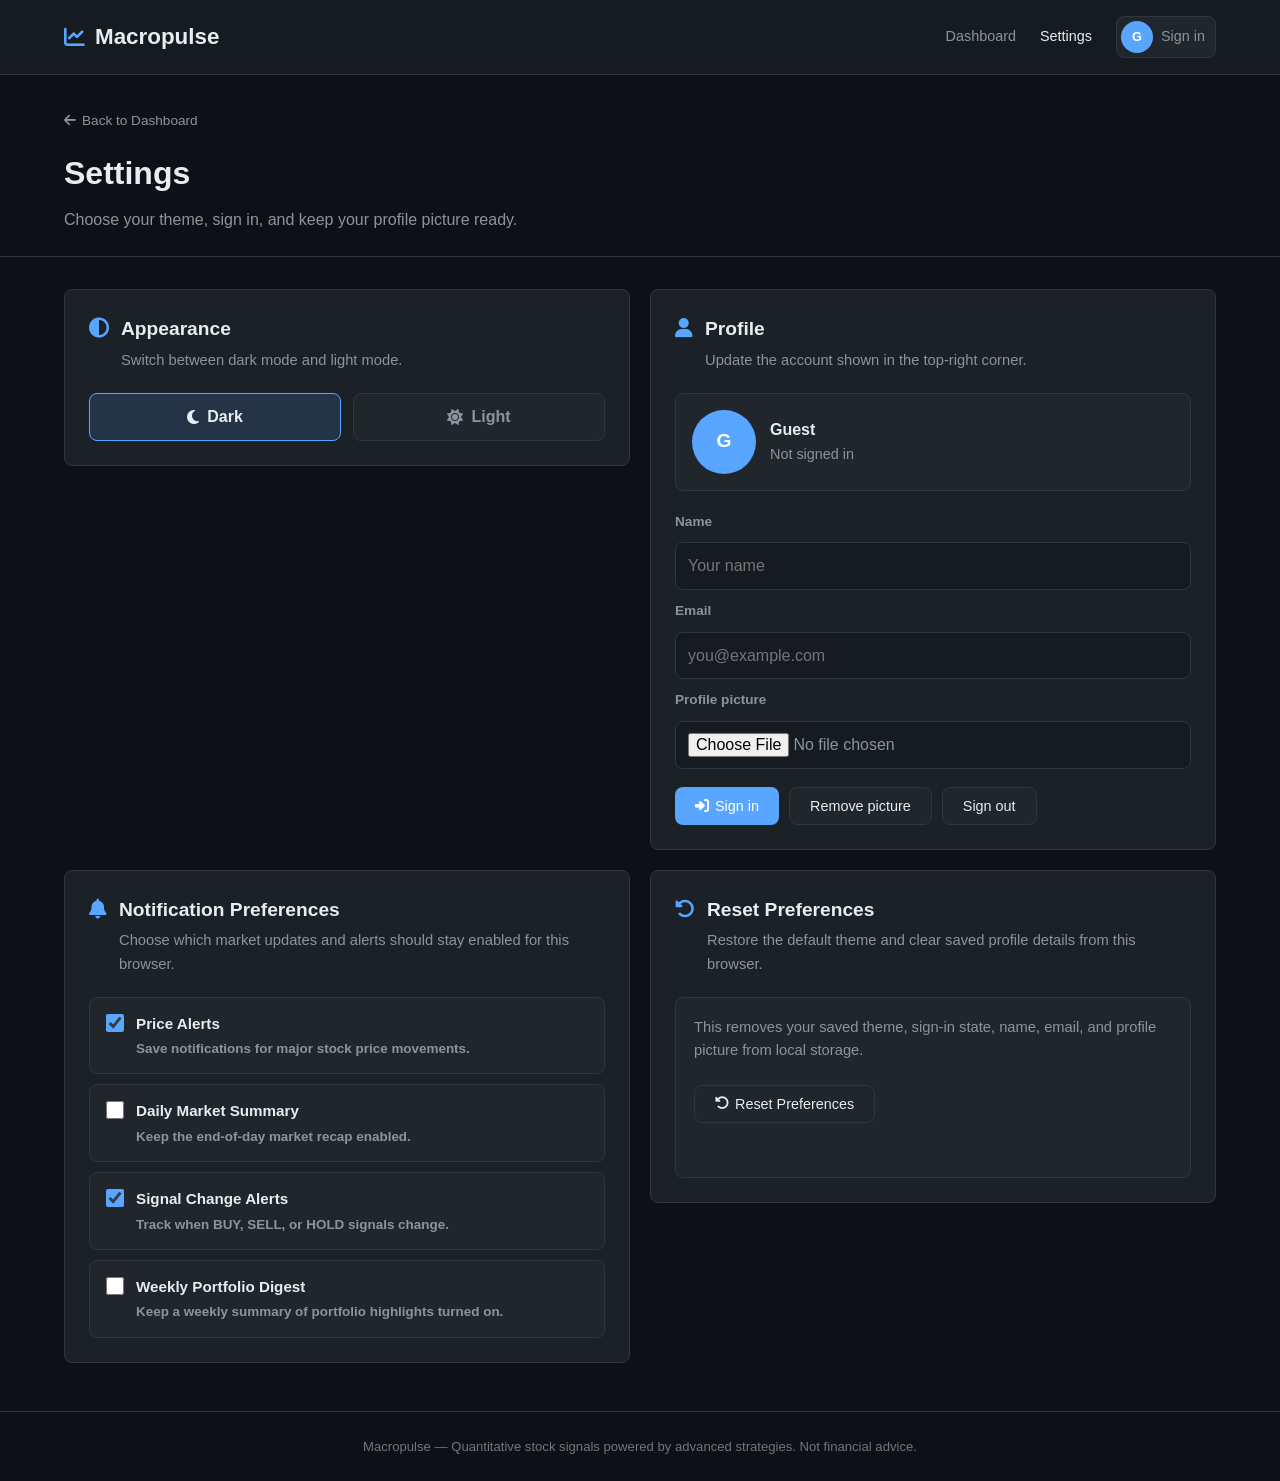
<file: frontend/settings.html>
<!DOCTYPE html>
<html lang="en">
<head>
    <meta charset="UTF-8">
    <meta name="viewport" content="width=device-width, initial-scale=1.0">
    <title>Settings - Macropulse</title>
    <script>
        try {
            const prefs = JSON.parse(localStorage.getItem("macropulsePreferences") || "{}");
            document.documentElement.setAttribute("data-theme", prefs.theme || "dark");
        } catch {
            document.documentElement.setAttribute("data-theme", "dark");
        }
    </script>
    <link rel="stylesheet" href="css/style.css">
    <link rel="stylesheet" href="https://cdnjs.cloudflare.com/ajax/libs/font-awesome/6.5.1/css/all.min.css">
</head>
<body>
    <nav class="navbar">
        <div class="container">
            <a href="index.html" class="navbar-brand">
                <i class="fa-solid fa-chart-line"></i>
                Macropulse
            </a>
            <div class="navbar-links">
                <a href="index.html">Dashboard</a>
                <a href="settings.html" class="active">Settings</a>
                <a href="settings.html" class="profile-button" data-profile-button aria-label="Open settings">
                    <span class="profile-avatar">
                        <img data-profile-image alt="Profile picture" hidden>
                        <span data-profile-initials>G</span>
                    </span>
                    <span data-profile-status>Sign in</span>
                </a>
            </div>
        </div>
    </nav>

    <main class="settings-page">
        <section class="settings-hero">
            <div class="container">
                <a href="index.html" class="back-link">
                    <i class="fa-solid fa-arrow-left"></i> Back to Dashboard
                </a>
                <h1>Settings</h1>
                <p>Choose your theme, sign in, and keep your profile picture ready.</p>
            </div>
        </section>

        <section class="container settings-grid">
            <div class="settings-panel">
                <div class="settings-panel-header">
                    <i class="fa-solid fa-circle-half-stroke"></i>
                    <div>
                        <h2>Appearance</h2>
                        <p>Switch between dark mode and light mode.</p>
                    </div>
                </div>

                <div class="theme-toggle" role="group" aria-label="Theme mode">
                    <button type="button" class="theme-option" data-theme-option="dark">
                        <i class="fa-solid fa-moon"></i>
                        Dark
                    </button>
                    <button type="button" class="theme-option" data-theme-option="light">
                        <i class="fa-solid fa-sun"></i>
                        Light
                    </button>
                </div>
            </div>

            <div class="settings-panel">
                <div class="settings-panel-header">
                    <i class="fa-solid fa-user"></i>
                    <div>
                        <h2>Profile</h2>
                        <p>Update the account shown in the top-right corner.</p>
                    </div>
                </div>

                <div class="profile-preview">
                    <span class="profile-avatar profile-avatar-lg">
                        <img id="profile-preview-image" alt="Profile picture preview" hidden>
                        <span id="profile-preview-initials">G</span>
                    </span>
                    <div>
                        <div class="profile-preview-name" id="profile-preview-name">Guest</div>
                        <div class="profile-preview-email" id="profile-preview-email">Not signed in</div>
                    </div>
                </div>

                <form class="settings-form" id="profile-form">
                    <label for="profile-name">Name</label>
                    <input type="text" id="profile-name" placeholder="Your name" autocomplete="name">

                    <label for="profile-email">Email</label>
                    <input type="email" id="profile-email" placeholder="you@example.com" autocomplete="email">

                    <label for="profile-image-input">Profile picture</label>
                    <input type="file" id="profile-image-input" accept="image/*">

                    <div class="settings-actions">
                        <button type="submit" class="btn btn-primary">
                            <i class="fa-solid fa-right-to-bracket"></i>
                            Sign in
                        </button>
                        <button type="button" class="btn btn-secondary" id="clear-profile-image">
                            Remove picture
                        </button>
                        <button type="button" class="btn btn-secondary" id="sign-out">
                            Sign out
                        </button>
                    </div>
                </form>
            </div>

            <div class="settings-panel">
                <div class="settings-panel-header">
                    <i class="fa-solid fa-bell"></i>
                    <div>
                        <h2>Notification Preferences</h2>
                        <p>Choose which market updates and alerts should stay enabled for this browser.</p>
                    </div>
                </div>

                <form class="settings-form" id="notification-form">
                    <label class="preference-toggle">
                        <input type="checkbox" id="price-alerts">
                        <span>
                            <strong>Price Alerts</strong>
                            <small>Save notifications for major stock price movements.</small>
                        </span>
                    </label>

                    <label class="preference-toggle">
                        <input type="checkbox" id="daily-summary">
                        <span>
                            <strong>Daily Market Summary</strong>
                            <small>Keep the end-of-day market recap enabled.</small>
                        </span>
                    </label>

                    <label class="preference-toggle">
                        <input type="checkbox" id="signal-alerts">
                        <span>
                            <strong>Signal Change Alerts</strong>
                            <small>Track when BUY, SELL, or HOLD signals change.</small>
                        </span>
                    </label>

                    <label class="preference-toggle">
                        <input type="checkbox" id="weekly-digest">
                        <span>
                            <strong>Weekly Portfolio Digest</strong>
                            <small>Keep a weekly summary of portfolio highlights turned on.</small>
                        </span>
                    </label>
                </form>
            </div>

            <div class="settings-panel">
                <div class="settings-panel-header">
                    <i class="fa-solid fa-rotate-left"></i>
                    <div>
                        <h2>Reset Preferences</h2>
                        <p>Restore the default theme and clear saved profile details from this browser.</p>
                    </div>
                </div>

                <div class="reset-preferences-card">
                    <p>
                        This removes your saved theme, sign-in state, name, email, and profile picture
                        from local storage.
                    </p>
                    <div class="settings-actions">
                        <button type="button" class="btn btn-secondary" id="reset-preferences">
                            <i class="fa-solid fa-rotate-left"></i>
                            Reset Preferences
                        </button>
                    </div>
                    <p class="settings-feedback" id="reset-feedback" role="status" aria-live="polite"></p>
                </div>
            </div>
        </section>
    </main>

    <footer class="footer">
        <div class="container">
            Macropulse &mdash; Quantitative stock signals powered by advanced strategies.
            Not financial advice.
        </div>
    </footer>

    <script src="js/preferences.js"></script>
    <script src="js/settings.js"></script>
</body>
</html>
</file>
<file: frontend/css/style.css>
/* ===== CSS Variables / Design System ===== */
:root {
    --bg-primary: #0d1117;
    --bg-secondary: #161b22;
    --bg-tertiary: #21262d;
    --bg-card: #1c2128;
    --border: #30363d;
    --text-primary: #e6edf3;
    --text-secondary: #8b949e;
    --text-muted: #6e7681;
    --accent-blue: #58a6ff;
    --accent-green: #3fb950;
    --accent-red: #f85149;
    --accent-yellow: #d29922;
    --accent-purple: #bc8cff;
    --buy-bg: rgba(63, 185, 80, 0.12);
    --sell-bg: rgba(248, 81, 73, 0.12);
    --hold-bg: rgba(210, 153, 34, 0.12);
    --shadow: 0 3px 12px rgba(0, 0, 0, 0.4);
    --radius: 8px;
    --radius-lg: 12px;
    --transition: 0.2s ease;
    --font: -apple-system, BlinkMacSystemFont, "Segoe UI", Roboto, Helvetica, Arial, sans-serif;
}

:root[data-theme="light"] {
    --bg-primary: #f7f9fc;
    --bg-secondary: #ffffff;
    --bg-tertiary: #eef2f7;
    --bg-card: #ffffff;
    --border: #d7dee8;
    --text-primary: #1f2937;
    --text-secondary: #4b5563;
    --text-muted: #6b7280;
    --accent-blue: #0969da;
    --accent-green: #1a7f37;
    --accent-red: #cf222e;
    --accent-yellow: #9a6700;
    --accent-purple: #8250df;
    --buy-bg: rgba(26, 127, 55, 0.1);
    --sell-bg: rgba(207, 34, 46, 0.1);
    --hold-bg: rgba(154, 103, 0, 0.1);
    --shadow: 0 3px 12px rgba(31, 41, 55, 0.12);
}

/* ===== Reset & Base ===== */
*, *::before, *::after {
    margin: 0;
    padding: 0;
    box-sizing: border-box;
}

body {
    font-family: var(--font);
    background: var(--bg-primary);
    color: var(--text-primary);
    line-height: 1.6;
    min-height: 100vh;
}

a {
    color: var(--accent-blue);
    text-decoration: none;
    transition: color var(--transition);
}

a:hover {
    color: var(--accent-purple);
}

/* ===== Layout ===== */
.container {
    max-width: 1200px;
    margin: 0 auto;
    padding: 0 24px;
}

/* ===== Navigation ===== */
.navbar {
    background: var(--bg-secondary);
    border-bottom: 1px solid var(--border);
    padding: 16px 0;
    position: sticky;
    top: 0;
    z-index: 100;
}

.navbar .container {
    display: flex;
    align-items: center;
    justify-content: space-between;
}

.navbar-brand {
    display: flex;
    align-items: center;
    gap: 10px;
    font-size: 1.4rem;
    font-weight: 700;
    color: var(--text-primary);
}

.navbar-brand i {
    color: var(--accent-blue);
    font-size: 1.3rem;
}

.navbar-brand:hover {
    color: var(--text-primary);
}

.navbar-links {
    display: flex;
    align-items: center;
    gap: 24px;
}

.navbar-links a {
    color: var(--text-secondary);
    font-size: 0.9rem;
    font-weight: 500;
    transition: color var(--transition);
}

.navbar-links a:hover,
.navbar-links a.active {
    color: var(--text-primary);
}

.profile-button {
    display: inline-flex;
    align-items: center;
    gap: 8px;
    border: 1px solid var(--border);
    border-radius: var(--radius);
    padding: 4px 10px 4px 4px;
    background: var(--bg-tertiary);
}

.profile-avatar {
    width: 32px;
    height: 32px;
    border-radius: 50%;
    display: inline-grid;
    place-items: center;
    overflow: hidden;
    background: var(--accent-blue);
    color: #fff;
    font-size: 0.8rem;
    font-weight: 700;
    flex: 0 0 auto;
}

.profile-avatar img {
    width: 100%;
    height: 100%;
    object-fit: cover;
}

/* ===== Search Bar ===== */
.search-section {
    padding: 48px 0 32px;
    text-align: center;
}

.search-section h1 {
    font-size: 2rem;
    font-weight: 700;
    margin-bottom: 8px;
}

.search-section p {
    color: var(--text-secondary);
    margin-bottom: 32px;
    font-size: 1.05rem;
}

.search-wrapper {
    position: relative;
    max-width: 560px;
    margin: 0 auto;
}

.search-input-group {
    display: flex;
    align-items: center;
    background: var(--bg-secondary);
    border: 1px solid var(--border);
    border-radius: var(--radius-lg);
    padding: 4px;
    transition: border-color var(--transition);
}

.search-input-group:focus-within {
    border-color: var(--accent-blue);
}

.search-input-group i {
    padding: 0 12px;
    color: var(--text-muted);
    font-size: 1.1rem;
}

.search-input-group input {
    flex: 1;
    background: none;
    border: none;
    color: var(--text-primary);
    font-size: 1rem;
    padding: 12px 0;
    outline: none;
}

.search-input-group input::placeholder {
    color: var(--text-muted);
}

.search-results-dropdown {
    position: absolute;
    top: calc(100% + 4px);
    left: 0;
    right: 0;
    background: var(--bg-secondary);
    border: 1px solid var(--border);
    border-radius: var(--radius);
    max-height: 320px;
    overflow-y: auto;
    display: none;
    z-index: 50;
    box-shadow: var(--shadow);
}

.search-results-dropdown.active {
    display: block;
}

.search-result-item {
    display: flex;
    align-items: center;
    justify-content: space-between;
    padding: 12px 16px;
    cursor: pointer;
    transition: background var(--transition);
    border-bottom: 1px solid var(--border);
}

.search-result-item:last-child {
    border-bottom: none;
}

.search-result-item:hover {
    background: var(--bg-tertiary);
}

.search-result-item .symbol {
    font-weight: 600;
    color: var(--accent-blue);
    font-size: 0.95rem;
}

.search-result-item .name {
    color: var(--text-secondary);
    font-size: 0.85rem;
    margin-left: 12px;
    flex: 1;
    text-align: left;
    overflow: hidden;
    text-overflow: ellipsis;
    white-space: nowrap;
}

.search-result-item .exchange {
    color: var(--text-muted);
    font-size: 0.75rem;
    background: var(--bg-tertiary);
    padding: 2px 8px;
    border-radius: 4px;
}

.search-loading,
.search-no-results {
    padding: 16px;
    text-align: center;
    color: var(--text-muted);
    font-size: 0.9rem;
}

/* ===== Cards ===== */
.card {
    background: var(--bg-card);
    border: 1px solid var(--border);
    border-radius: var(--radius-lg);
    padding: 24px;
    transition: border-color var(--transition), box-shadow var(--transition);
}

.card:hover {
    border-color: var(--accent-blue);
    box-shadow: var(--shadow);
}

.card-header {
    display: flex;
    align-items: center;
    justify-content: space-between;
    margin-bottom: 16px;
}

.card-header h3 {
    font-size: 1.05rem;
    font-weight: 600;
}

/* ===== Section Titles ===== */
.section-title {
    font-size: 1.2rem;
    font-weight: 600;
    margin-bottom: 20px;
    display: flex;
    align-items: center;
    gap: 8px;
}

.section-title i {
    color: var(--accent-blue);
}

/* Yash Patel, 04/10/2026 
Added size for text on main page*/
.saved-stocks-title {
    margin-top: 8px;
}

/* ===== Trending / Movers Grid ===== */
.stocks-grid {
    display: grid;
    grid-template-columns: repeat(auto-fill, minmax(250px, 1fr));
    gap: 16px;
    margin-bottom: 48px;
}

.stock-card {
    background: var(--bg-card);
    border: 1px solid var(--border);
    border-radius: var(--radius);
    padding: 20px;
    cursor: pointer;
    transition: all var(--transition);
}

.stock-card:hover {
    border-color: var(--accent-blue);
    transform: translateY(-2px);
    box-shadow: var(--shadow);
}

.stock-card .stock-header {
    display: flex;
    align-items: center;
    justify-content: space-between;
    margin-bottom: 12px;
}

.stock-card .ticker {
    font-size: 1.1rem;
    font-weight: 700;
    color: var(--accent-blue);
}

.stock-card .stock-name {
    color: var(--text-secondary);
    font-size: 0.82rem;
    overflow: hidden;
    text-overflow: ellipsis;
    white-space: nowrap;
}

.stock-card .price {
    font-size: 1.3rem;
    font-weight: 600;
    margin-bottom: 4px;
}

.stock-card .change {
    font-size: 0.85rem;
    font-weight: 500;
}

.change.positive {
    color: var(--accent-green);
}

.change.negative {
    color: var(--accent-red);
}

.signal-badge-sm {
    font-size: 0.7rem;
    font-weight: 700;
    padding: 3px 8px;
    border-radius: 4px;
    text-transform: uppercase;
    letter-spacing: 0.5px;
}

.signal-badge-sm.buy {
    background: var(--buy-bg);
    color: var(--accent-green);
}

.signal-badge-sm.sell {
    background: var(--sell-bg);
    color: var(--accent-red);
}

.signal-badge-sm.hold {
    background: var(--hold-bg);
    color: var(--accent-yellow);
}

/* ===== Stock Detail Page ===== */
.stock-hero {
    padding: 32px 0 24px;
    border-bottom: 1px solid var(--border);
    margin-bottom: 32px;
}

.stock-hero .back-link {
    display: inline-flex;
    align-items: center;
    gap: 6px;
    color: var(--text-secondary);
    font-size: 0.85rem;
    margin-bottom: 16px;
}

.stock-hero .back-link:hover {
    color: var(--accent-blue);
}

.stock-hero-content {
    display: flex;
    align-items: flex-start;
    justify-content: space-between;
    flex-wrap: wrap;
    gap: 16px;
}

.stock-hero .stock-title {
    display: flex;
    align-items: baseline;
    gap: 12px;
    margin-bottom: 4px;
}

.stock-hero .stock-title h1 {
    font-size: 1.8rem;
    font-weight: 700;
}

.stock-hero .stock-title .symbol-tag {
    font-size: 0.9rem;
    color: var(--accent-blue);
    background: rgba(88, 166, 255, 0.12);
    padding: 2px 10px;
    border-radius: 4px;
    font-weight: 600;
}

/* Yash Patel, 04/10/2026
Added space below Saved Stocks title*/


.stock-hero .sector-tag {
    color: var(--text-muted);
    font-size: 0.85rem;
    margin-bottom: 12px;
}

.stock-price-block .current-price {
    font-size: 2.2rem;
    font-weight: 700;
}

.stock-price-block .price-change {
    font-size: 1rem;
    font-weight: 500;
    margin-top: 2px;
}

/* ===== Signal Card ===== */
.signal-section {
    margin-bottom: 40px;
}

.signal-main-card {
    background: var(--bg-card);
    border: 1px solid var(--border);
    border-radius: var(--radius-lg);
    padding: 32px;
    text-align: center;
    margin-bottom: 24px;
}

.signal-badge-lg {
    display: inline-block;
    font-size: 2rem;
    font-weight: 800;
    padding: 12px 48px;
    border-radius: var(--radius-lg);
    letter-spacing: 2px;
    margin-bottom: 16px;
}

.signal-badge-lg.buy {
    background: var(--buy-bg);
    color: var(--accent-green);
    border: 2px solid var(--accent-green);
}

.signal-badge-lg.sell {
    background: var(--sell-bg);
    color: var(--accent-red);
    border: 2px solid var(--accent-red);
}

.signal-badge-lg.hold {
    background: var(--hold-bg);
    color: var(--accent-yellow);
    border: 2px solid var(--accent-yellow);
}

.confidence-section {
    margin-top: 16px;
}

.confidence-label {
    font-size: 0.85rem;
    color: var(--text-secondary);
    margin-bottom: 8px;
}

.confidence-bar {
    width: 100%;
    max-width: 300px;
    height: 8px;
    background: var(--bg-tertiary);
    border-radius: 4px;
    margin: 0 auto;
    overflow: hidden;
}

.confidence-fill {
    height: 100%;
    border-radius: 4px;
    transition: width 0.6s ease;
}

.confidence-fill.buy {
    background: var(--accent-green);
}

.confidence-fill.sell {
    background: var(--accent-red);
}

.confidence-fill.hold {
    background: var(--accent-yellow);
}

.confidence-value {
    font-size: 1.4rem;
    font-weight: 700;
    margin-top: 8px;
}

/* ===== Strategy Breakdown ===== */
.strategies-grid {
    display: grid;
    grid-template-columns: repeat(auto-fill, minmax(260px, 1fr));
    gap: 16px;
    margin-bottom: 40px;
}

.strategy-card {
    background: var(--bg-card);
    border: 1px solid var(--border);
    border-radius: var(--radius);
    padding: 20px;
}

.strategy-card .strategy-header {
    display: flex;
    align-items: center;
    justify-content: space-between;
    margin-bottom: 12px;
}

.strategy-card .strategy-name {
    font-weight: 600;
    font-size: 0.9rem;
}

.strategy-card .strategy-score {
    font-size: 1.3rem;
    font-weight: 700;
    margin-bottom: 4px;
}

.strategy-card .strategy-details {
    color: var(--text-secondary);
    font-size: 0.82rem;
    line-height: 1.5;
}

/* ===== Metrics Table ===== */
.metrics-grid {
    display: grid;
    grid-template-columns: repeat(auto-fill, minmax(180px, 1fr));
    gap: 12px;
    margin-bottom: 40px;
}

.metric-item {
    background: var(--bg-card);
    border: 1px solid var(--border);
    border-radius: var(--radius);
    padding: 16px;
}

.metric-item .metric-label {
    font-size: 0.78rem;
    color: var(--text-muted);
    text-transform: uppercase;
    letter-spacing: 0.5px;
    margin-bottom: 4px;
}

.metric-item .metric-value {
    font-size: 1.15rem;
    font-weight: 600;
}

/* ===== Chart Section ===== */
.chart-section {
    margin-bottom: 40px;
}

.chart-container {
    background: var(--bg-card);
    border: 1px solid var(--border);
    border-radius: var(--radius-lg);
    padding: 24px;
}

.chart-controls {
    display: flex;
    gap: 8px;
    margin-bottom: 16px;
}

.chart-btn {
    background: var(--bg-tertiary);
    border: 1px solid var(--border);
    color: var(--text-secondary);
    padding: 6px 14px;
    border-radius: 6px;
    font-size: 0.82rem;
    cursor: pointer;
    transition: all var(--transition);
}

.chart-btn:hover {
    color: var(--text-primary);
    border-color: var(--text-muted);
}

.chart-btn.active {
    background: var(--accent-blue);
    color: #fff;
    border-color: var(--accent-blue);
}

.chart-canvas-wrapper {
    position: relative;
    height: 350px;
}

/* ===== Loading & Error States ===== */
.loading-spinner {
    display: flex;
    align-items: center;
    justify-content: center;
    padding: 48px;
    color: var(--text-muted);
    gap: 12px;
}

.loading-spinner i {
    animation: spin 1s linear infinite;
}

@keyframes spin {
    to { transform: rotate(360deg); }
}

.error-state {
    text-align: center;
    padding: 48px 24px;
}

.error-state i {
    font-size: 2.5rem;
    color: var(--accent-red);
    margin-bottom: 16px;
}

.error-state h2 {
    font-size: 1.3rem;
    margin-bottom: 8px;
}

.error-state p {
    color: var(--text-secondary);
    margin-bottom: 24px;
}

.btn {
    display: inline-flex;
    align-items: center;
    gap: 6px;
    padding: 10px 20px;
    border-radius: var(--radius);
    font-size: 0.9rem;
    font-weight: 500;
    cursor: pointer;
    transition: all var(--transition);
    border: none;
}

.btn-primary {
    background: var(--accent-blue);
    color: #fff;
}

.btn-primary:hover {
    opacity: 0.9;
}

.btn-secondary {
    background: var(--bg-tertiary);
    border: 1px solid var(--border);
    color: var(--text-primary);
}

.btn-secondary:hover {
    border-color: var(--accent-blue);
}

/* Yash Patel, 04/10/2026 
added details to a button to save a stock*/
.btn-save-stock {
    background: transparent;
    border: 1px solid var(--accent-blue);
    color: var(--accent-blue);
    padding: 6px 14px;
    font-size: 0.82rem;
}

.btn-save-stock:hover:not(:disabled) {
    background: rgba(88, 166, 255, 0.12);
}

.btn-save-stock.saved,
.btn-save-stock:disabled {
    background: rgba(63, 185, 80, 0.12);
    border-color: var(--accent-green);
    color: var(--accent-green);
    cursor: default;
}


.empty-state {
    text-align: center;
    padding: 48px 24px;
    color: var(--text-muted);
}

.empty-state i {
    font-size: 2rem;
    margin-bottom: 12px;
}

/* ===== Footer ===== */
.footer {
    border-top: 1px solid var(--border);
    padding: 24px 0;
    margin-top: 48px;
    text-align: center;
    color: var(--text-muted);
    font-size: 0.82rem;
}

/* ===== Settings Page ===== */
.settings-page {
    min-height: calc(100vh - 170px);
}

.settings-hero {
    padding: 32px 0 24px;
    border-bottom: 1px solid var(--border);
    margin-bottom: 32px;
}

.back-link {
    display: inline-flex;
    align-items: center;
    gap: 6px;
    color: var(--text-secondary);
    font-size: 0.85rem;
    margin-bottom: 16px;
}

.back-link:hover {
    color: var(--accent-blue);
}

.settings-hero h1 {
    font-size: 2rem;
    margin-bottom: 8px;
}

.settings-hero p {
    color: var(--text-secondary);
}

.settings-grid {
    display: grid;
    grid-template-columns: repeat(2, minmax(0, 1fr));
    gap: 20px;
    align-items: start;
}

.settings-panel {
    background: var(--bg-card);
    border: 1px solid var(--border);
    border-radius: var(--radius);
    padding: 24px;
}

.settings-panel-header {
    display: flex;
    gap: 12px;
    align-items: flex-start;
    margin-bottom: 20px;
}

.settings-panel-header > i {
    color: var(--accent-blue);
    font-size: 1.25rem;
    margin-top: 4px;
}

.settings-panel h2 {
    font-size: 1.2rem;
    margin-bottom: 4px;
}

.settings-panel p {
    color: var(--text-secondary);
    font-size: 0.92rem;
}

.theme-toggle {
    display: grid;
    grid-template-columns: repeat(2, minmax(0, 1fr));
    gap: 12px;
}

.theme-option {
    display: flex;
    align-items: center;
    justify-content: center;
    gap: 8px;
    min-height: 48px;
    background: var(--bg-tertiary);
    border: 1px solid var(--border);
    border-radius: var(--radius);
    color: var(--text-secondary);
    cursor: pointer;
    font: inherit;
    font-weight: 600;
    transition: all var(--transition);
}

.theme-option:hover,
.theme-option.active {
    border-color: var(--accent-blue);
    color: var(--text-primary);
}

.theme-option.active {
    background: rgba(88, 166, 255, 0.14);
}

:root[data-theme="light"] .theme-option.active {
    background: rgba(9, 105, 218, 0.1);
}

.profile-preview {
    display: flex;
    align-items: center;
    gap: 14px;
    background: var(--bg-tertiary);
    border: 1px solid var(--border);
    border-radius: var(--radius);
    padding: 16px;
    margin-bottom: 20px;
}

.profile-avatar-lg {
    width: 64px;
    height: 64px;
    font-size: 1.2rem;
}

.profile-preview-name {
    font-weight: 700;
}

.profile-preview-email {
    color: var(--text-secondary);
    font-size: 0.9rem;
}

.settings-form {
    display: grid;
    gap: 10px;
}

.settings-form label {
    color: var(--text-secondary);
    font-size: 0.85rem;
    font-weight: 600;
}

.settings-form input[type="text"],
.settings-form input[type="email"],
.settings-form input[type="file"] {
    width: 100%;
    background: var(--bg-secondary);
    border: 1px solid var(--border);
    border-radius: var(--radius);
    color: var(--text-primary);
    font: inherit;
    padding: 10px 12px;
}

.settings-form input[type="file"] {
    color: var(--text-secondary);
}

.settings-form input:focus {
    outline: none;
    border-color: var(--accent-blue);
}

.settings-actions {
    display: flex;
    flex-wrap: wrap;
    gap: 10px;
    margin-top: 8px;
}

.preference-toggle {
    display: flex;
    align-items: flex-start;
    gap: 12px;
    padding: 14px 16px;
    background: var(--bg-tertiary);
    border: 1px solid var(--border);
    border-radius: var(--radius);
    cursor: pointer;
    transition: border-color var(--transition), background var(--transition);
}

.preference-toggle:hover {
    border-color: var(--accent-blue);
}

.preference-toggle input[type="checkbox"] {
    width: 18px;
    height: 18px;
    accent-color: var(--accent-blue);
    margin-top: 2px;
    flex: 0 0 auto;
}

.preference-toggle span {
    display: grid;
    gap: 2px;
}

.preference-toggle strong {
    color: var(--text-primary);
    font-size: 0.95rem;
}

.preference-toggle small {
    color: var(--text-secondary);
    font-size: 0.84rem;
}

.reset-preferences-card {
    display: grid;
    gap: 14px;
    padding: 18px;
    background: var(--bg-tertiary);
    border: 1px solid var(--border);
    border-radius: var(--radius);
}

.settings-feedback {
    min-height: 1.4rem;
    color: var(--text-muted);
    font-size: 0.9rem;
    font-weight: 500;
}

.settings-feedback.is-visible {
    color: var(--accent-green);
}

/* ===== Responsive ===== */
@media (max-width: 768px) {
    .container {
        padding: 0 16px;
    }

    .search-section h1 {
        font-size: 1.5rem;
    }

    .stocks-grid {
        grid-template-columns: 1fr;
    }

    .strategies-grid {
        grid-template-columns: 1fr;
    }

    .metrics-grid {
        grid-template-columns: repeat(2, 1fr);
    }

    .stock-hero-content {
        flex-direction: column;
    }

    .stock-price-block {
        width: 100%;
    }

    .signal-badge-lg {
        font-size: 1.5rem;
        padding: 10px 32px;
    }

    .chart-canvas-wrapper {
        height: 250px;
    }

    .navbar .container {
        flex-wrap: wrap;
        gap: 8px;
    }

    .navbar-links {
        gap: 12px;
        flex-wrap: wrap;
    }

    .settings-grid {
        grid-template-columns: 1fr;
    }

    .profile-button [data-profile-status] {
        display: none;
    }
}

@media (max-width: 480px) {
    .metrics-grid {
        grid-template-columns: 1fr;
    }

    .chart-controls {
        flex-wrap: wrap;
    }

    .theme-toggle {
        grid-template-columns: 1fr;
    }

    .settings-actions .btn {
        width: 100%;
        justify-content: center;
    }
}

/* ===== Person 2 - Sprint 2: Skeleton Loading States ===== */
@keyframes skeleton-shimmer {
    0%   { background-position: -400px 0; }
    100% { background-position: 400px 0; }
}

.skeleton {
    border-radius: 4px;
    background: linear-gradient(90deg, var(--bg-tertiary) 25%, var(--bg-card) 50%, var(--bg-tertiary) 75%);
    background-size: 800px 100%;
    animation: skeleton-shimmer 1.4s ease-in-out infinite;
}

.skeleton-label  { height: 12px; width: 60%; margin-bottom: 8px; }
.skeleton-value  { height: 20px; width: 80%; }
.skeleton-strategy-header { height: 16px; width: 70%; margin-bottom: 10px; }
.skeleton-strategy-score  { height: 28px; width: 40%; margin-bottom: 8px; }
.skeleton-strategy-detail { height: 12px; width: 90%; }

/* Chart loading overlay */
.chart-loading-overlay {
    position: absolute;
    inset: 0;
    display: flex;
    align-items: center;
    justify-content: center;
    background: rgba(13, 17, 23, 0.6);
    border-radius: var(--radius);
    z-index: 10;
    color: var(--text-secondary);
    font-size: 0.875rem;
    gap: 8px;
}
</file>
